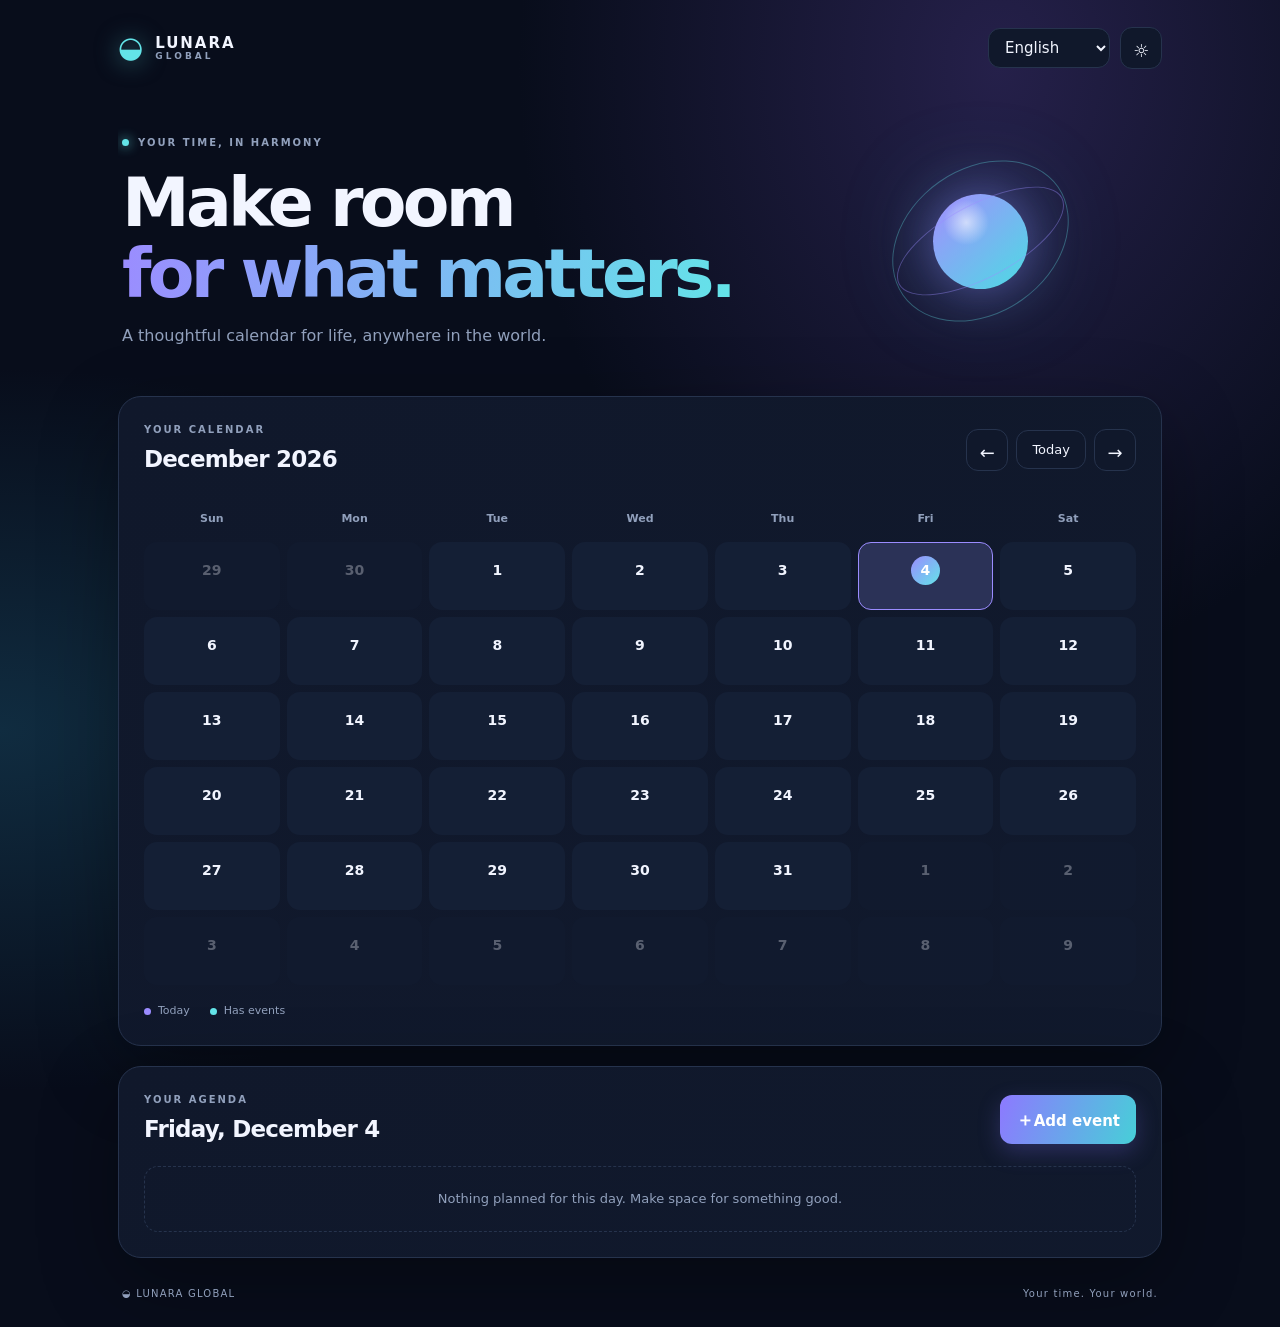
<file: index.html>
<!doctype html>
<html lang="en">
<head>
<meta charset="utf-8"><meta name="viewport" content="width=device-width,initial-scale=1,viewport-fit=cover">
<meta name="theme-color" content="#0b1020"><meta name="description" content="LUNARA GLOBAL — a calmer calendar for everyone.">
<link rel="manifest" href="manifest.webmanifest"><link rel="stylesheet" href="style.css">
<title>LUNARA GLOBAL</title>
</head>
<body>
<div class="app-shell">
<header class="topbar">
  <a class="brand" href="#" aria-label="LUNARA home"><span class="brand-mark">◒</span><span>LUNARA<span class="brand-sub">GLOBAL</span></span></a>
  <div class="top-actions">
    <select id="language" aria-label="Language"><option value="en">English</option><option value="vi">Tiếng Việt</option><option value="es">Español</option><option value="fr">Français</option><option value="de">Deutsch</option><option value="ja">日本語</option><option value="ko">한국어</option><option value="zh">中文</option></select>
    <button id="themeBtn" class="icon-btn" aria-label="Toggle theme">☼</button>
  </div>
</header>
<main>
<section class="hero">
 <div><div class="eyebrow"><span class="pulse"></span><span id="eyebrow">YOUR TIME, IN HARMONY</span></div>
 <h1 id="greeting">Make room<br><em>for what matters.</em></h1>
 <p id="subtitle">A thoughtful calendar for life, anywhere in the world.</p></div>
 <div class="orb" aria-hidden="true"><div class="orb-core"></div><span class="orbit orbit-a"></span><span class="orbit orbit-b"></span></div>
</section>
<section class="calendar-card">
 <div class="calendar-head">
  <div><div class="eyebrow" id="calendarLabel">YOUR CALENDAR</div><h2 id="monthTitle">Month 2026</h2></div>
  <div class="month-controls"><button id="prev" class="icon-btn" aria-label="Previous month">←</button><button id="today" class="today-btn">Today</button><button id="next" class="icon-btn" aria-label="Next month">→</button></div>
 </div>
 <div class="weekdays" id="weekdays"></div><div class="days" id="days"></div>
 <div class="legend"><span><i class="dot today-dot"></i><span id="todayLegend">Today</span></span><span><i class="dot event-dot"></i><span id="eventLegend">Has events</span></span></div>
</section>
<section class="agenda">
 <div class="agenda-head"><div><div class="eyebrow" id="agendaLabel">YOUR AGENDA</div><h2 id="selectedTitle">Selected day</h2></div><button id="addEvent" class="primary-btn"><span>＋</span><span id="addLabel">Add event</span></button></div>
 <div id="eventList" class="event-list"></div>
</section>
</main>
<footer><span>◒ LUNARA GLOBAL</span><span id="footerText">Your time. Your world.</span></footer>
</div>
<div id="modal" class="modal hidden" role="dialog" aria-modal="true" aria-labelledby="modalTitle">
 <form id="eventForm" class="modal-card">
  <button type="button" id="closeModal" class="close-btn" aria-label="Close">×</button>
  <div class="eyebrow" id="modalEyebrow">MAKE IT COUNT</div><h2 id="modalTitle">New event</h2>
  <label><span id="eventNameLabel">Event name</span><input id="eventName" maxlength="80" required placeholder="What matters today?"></label>
  <label><span id="eventDateLabel">Date</span><input id="eventDate" type="date" required></label>
  <label><span id="eventTimeLabel">Time (optional)</span><input id="eventTime" type="time"></label>
  <div class="form-actions"><button type="button" id="cancelEvent" class="today-btn">Cancel</button><button class="primary-btn" type="submit" id="saveEvent">Save event</button></div>
 </form>
</div>
<script src="app.js"></script>
</body></html>
</file>
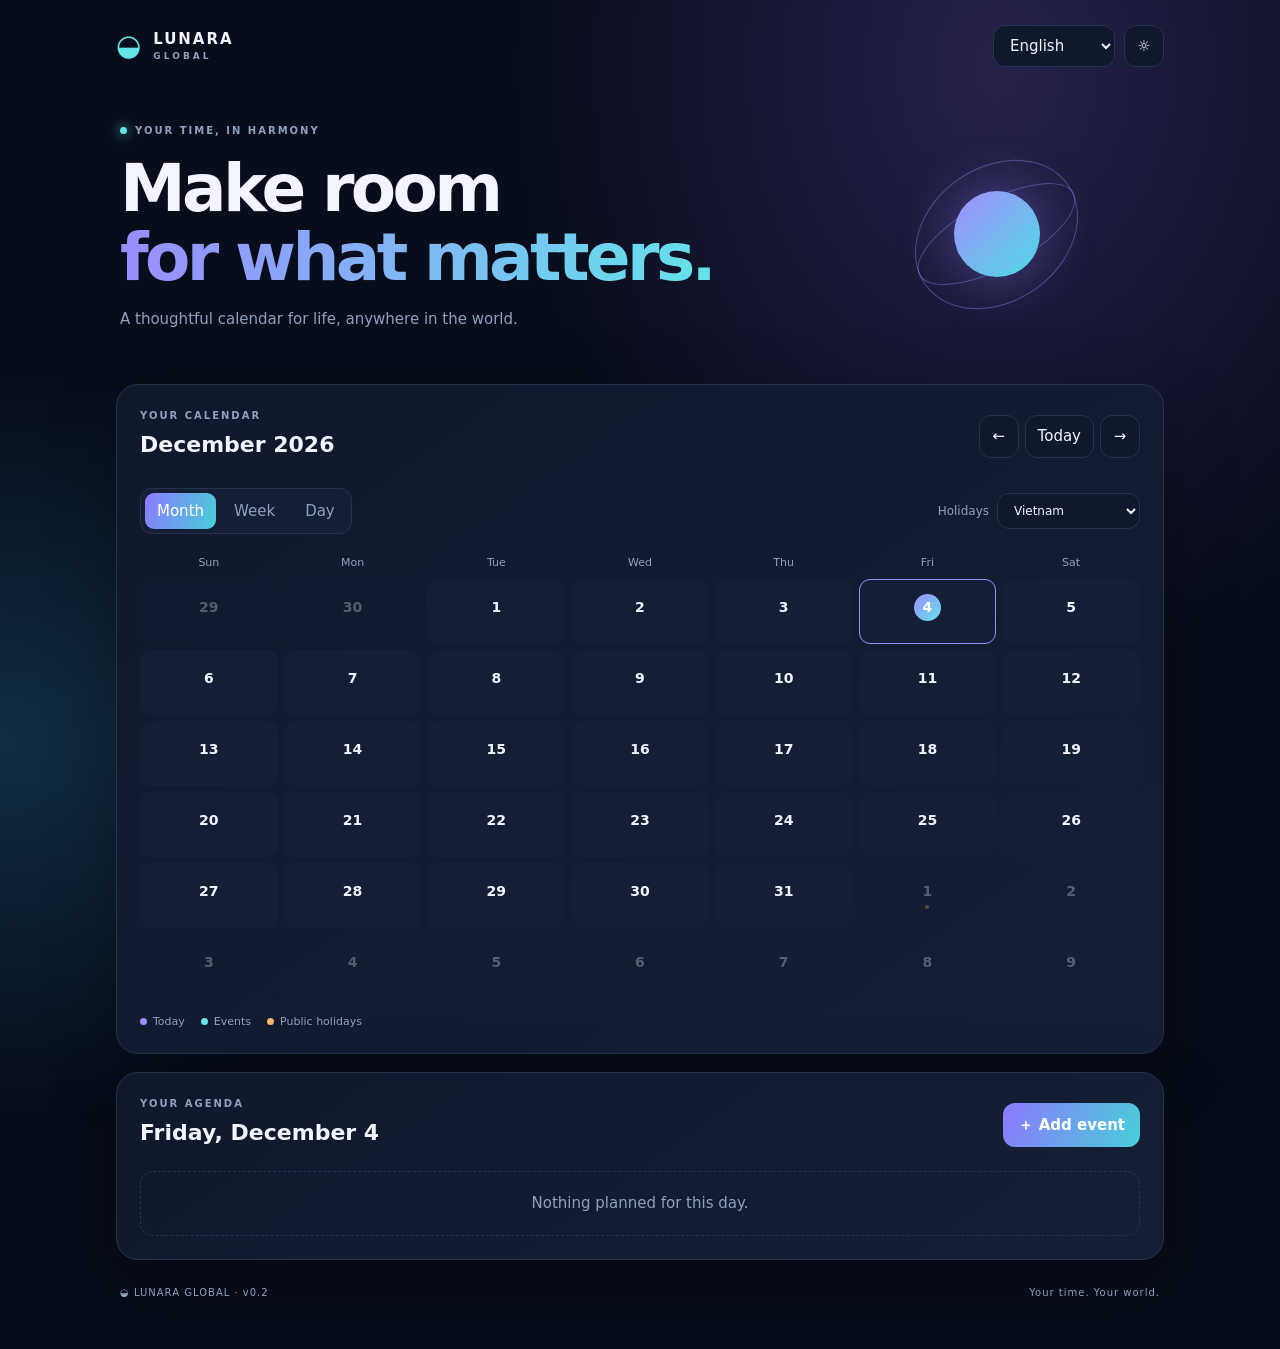
<file: v0.2/index.html>
<!doctype html>
<html lang="en"><head><meta charset="utf-8"><meta name="viewport" content="width=device-width,initial-scale=1,viewport-fit=cover"><meta name="theme-color" content="#080d1b"><title>LUNARA GLOBAL v0.2</title><link rel="stylesheet" href="style.css"></head>
<body><div class="app-shell">
<header class="topbar"><a class="brand"><span class="brand-mark">◒</span><span>LUNARA<span class="brand-sub">GLOBAL</span></span></a><div class="top-actions"><select id="language" aria-label="Language"><option value="en">English</option><option value="vi">Tiếng Việt</option><option value="es">Español</option><option value="fr">Français</option><option value="de">Deutsch</option><option value="ja">日本語</option><option value="ko">한국어</option><option value="zh">中文</option></select><button id="themeBtn" class="icon-btn">☼</button></div></header>
<main><section class="hero"><div><div class="eyebrow"><i class="pulse"></i><span id="eyebrow">YOUR TIME, IN HARMONY</span></div><h1 id="greeting">Make room<br><em>for what matters.</em></h1><p id="subtitle">A thoughtful calendar for life, anywhere in the world.</p></div><div class="orb"><div class="orb-core"></div><span class="orbit orbit-a"></span><span class="orbit orbit-b"></span></div></section>
<section class="calendar-card"><div class="calendar-head"><div><div class="eyebrow" id="calendarLabel">YOUR CALENDAR</div><h2 id="periodTitle"></h2><p id="lunarLabel" class="subdate"></p></div><div class="month-controls"><button id="prev" class="icon-btn">←</button><button id="today" class="today-btn">Today</button><button id="next" class="icon-btn">→</button></div></div>
<div class="toolbar"><div class="view-switch"><button class="view-btn active" data-view="month" id="monthView">Month</button><button class="view-btn" data-view="week" id="weekView">Week</button><button class="view-btn" data-view="day" id="dayView">Day</button></div><label class="country-label"><span id="countryLabel">Holidays</span><select id="country"><option value="VN">Vietnam</option><option value="US">United States</option><option value="GB">United Kingdom</option><option value="JP">Japan</option><option value="FR">France</option><option value="DE">Germany</option><option value="KR">South Korea</option><option value="CN">China</option></select></label></div>
<div id="calendarGrid"></div><div class="legend"><span><i class="dot today-dot"></i><span id="todayLegend">Today</span></span><span><i class="dot event-dot"></i><span id="eventLegend">Events</span></span><span><i class="dot holiday-dot"></i><span id="holidayLegend">Public holidays</span></span></div></section>
<section class="agenda"><div class="agenda-head"><div><div class="eyebrow" id="agendaLabel">YOUR AGENDA</div><h2 id="selectedTitle"></h2></div><button id="addEvent" class="primary-btn">＋ <span id="addLabel">Add event</span></button></div><div id="eventList" class="event-list"></div></section></main>
<footer><span>◒ LUNARA GLOBAL · v0.2</span><span id="footerText">Your time. Your world.</span></footer></div>
<div id="modal" class="modal hidden" role="dialog" aria-modal="true"><form id="eventForm" class="modal-card"><button type="button" id="closeModal" class="close-btn">×</button><div class="eyebrow" id="modalEyebrow">MAKE IT COUNT</div><h2 id="modalTitle">New event</h2><label><span id="eventNameLabel">Event name</span><input id="eventName" maxlength="80" required></label><label><span id="eventDateLabel">Date</span><input id="eventDate" type="date" required></label><label><span id="eventTimeLabel">Time</span><input id="eventTime" type="time"></label><label class="checkline"><input id="eventReminder" type="checkbox"><span id="reminderLabel">Remind me while app is open</span></label><div class="form-actions"><button type="button" id="cancelEvent" class="today-btn">Cancel</button><button class="primary-btn" type="submit" id="saveEvent">Save event</button></div></form></div><div id="toast" class="toast" aria-live="polite"></div><script src="app.js"></script></body></html>
</file>
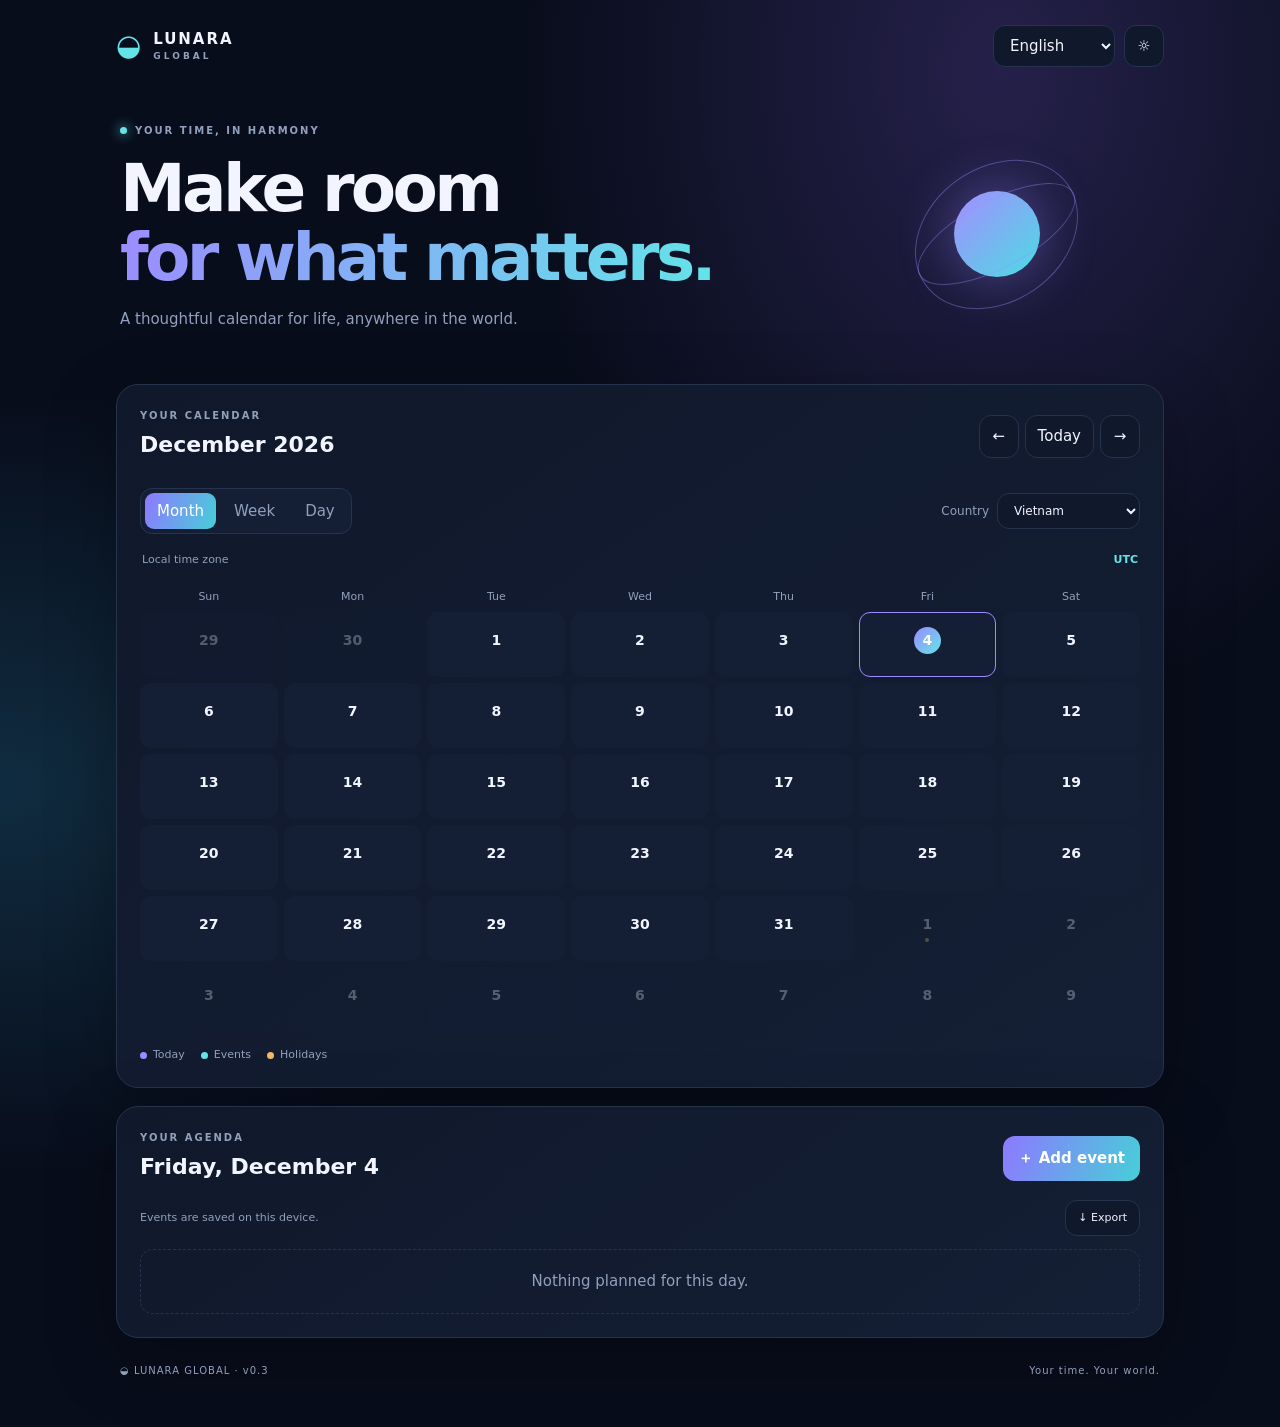
<file: v0.3/index.html>
<!doctype html>
<html lang="en">
<head>
<meta charset="utf-8"><meta name="viewport" content="width=device-width,initial-scale=1,viewport-fit=cover">
<meta name="theme-color" content="#080d1b"><meta name="description" content="A thoughtful global calendar for life, anywhere in the world.">
<link rel="manifest" href="manifest.webmanifest"><link rel="stylesheet" href="style.css">
<title>LUNARA GLOBAL v0.3</title>
</head>
<body><div class="app-shell">
<header class="topbar">
  <a class="brand"><span class="brand-mark">◒</span><span>LUNARA<span class="brand-sub">GLOBAL</span></span></a>
  <div class="top-actions"><select id="language" aria-label="Language"><option value="en">English</option><option value="vi">Tiếng Việt</option><option value="es">Español</option><option value="fr">Français</option><option value="de">Deutsch</option><option value="ja">日本語</option><option value="ko">한국어</option><option value="zh">中文</option></select><button id="themeBtn" class="icon-btn" aria-label="Toggle theme">☼</button></div>
</header>
<main>
<section class="hero"><div><div class="eyebrow"><i class="pulse"></i><span id="eyebrow">YOUR TIME, IN HARMONY</span></div><h1 id="greeting">Make room<br><em>for what matters.</em></h1><p id="subtitle">A thoughtful calendar for life, anywhere in the world.</p></div><div class="orb"><div class="orb-core"></div><span class="orbit orbit-a"></span><span class="orbit orbit-b"></span></div></section>
<section class="calendar-card">
 <div class="calendar-head"><div><div class="eyebrow" id="calendarLabel">YOUR CALENDAR</div><h2 id="periodTitle"></h2><p id="localClock" class="subdate"></p></div><div class="month-controls"><button id="prev" class="icon-btn" aria-label="Previous">←</button><button id="today" class="today-btn">Today</button><button id="next" class="icon-btn" aria-label="Next">→</button></div></div>
 <div class="toolbar"><div class="view-switch"><button class="view-btn active" data-view="month" id="monthView">Month</button><button class="view-btn" data-view="week" id="weekView">Week</button><button class="view-btn" data-view="day" id="dayView">Day</button></div>
 <label class="country-label"><span id="countryLabel">Country</span><select id="country"><option value="VN">Vietnam</option><option value="US">United States</option><option value="GB">United Kingdom</option><option value="JP">Japan</option><option value="FR">France</option><option value="DE">Germany</option><option value="KR">South Korea</option><option value="CN">China</option><option value="AU">Australia</option><option value="CA">Canada</option><option value="IN">India</option><option value="BR">Brazil</option></select></label></div>
 <div class="calendar-meta"><span id="timezoneLabel">Local time zone</span><strong id="timezoneValue"></strong></div>
 <div id="calendarGrid"></div><div class="legend"><span><i class="dot today-dot"></i><span id="todayLegend">Today</span></span><span><i class="dot event-dot"></i><span id="eventLegend">Events</span></span><span><i class="dot holiday-dot"></i><span id="holidayLegend">Holidays</span></span></div>
</section>
<section class="agenda"><div class="agenda-head"><div><div class="eyebrow" id="agendaLabel">YOUR AGENDA</div><h2 id="selectedTitle"></h2></div><button id="addEvent" class="primary-btn">＋ <span id="addLabel">Add event</span></button></div><div class="agenda-tools"><span id="agendaHint">Events are saved on this device.</span><button id="exportBtn" class="today-btn">↓ <span id="exportLabel">Export</span></button></div><div id="eventList" class="event-list"></div></section>
</main>
<footer><span>◒ LUNARA GLOBAL · v0.3</span><span id="footerText">Your time. Your world.</span></footer></div>
<div id="modal" class="modal hidden" role="dialog" aria-modal="true"><form id="eventForm" class="modal-card"><button type="button" id="closeModal" class="close-btn">×</button><div class="eyebrow" id="modalEyebrow">MAKE IT COUNT</div><h2 id="modalTitle">New event</h2>
<label><span id="eventNameLabel">Event name</span><input id="eventName" maxlength="80" required></label>
<label><span id="eventDateLabel">Date</span><input id="eventDate" type="date" required></label>
<label><span id="eventTimeLabel">Time</span><input id="eventTime" type="time"></label>
<label><span id="categoryLabel">Category</span><select id="eventCategory"><option value="personal">Personal</option><option value="work">Work</option><option value="health">Health</option><option value="travel">Travel</option><option value="other">Other</option></select></label>
<label><span id="repeatLabel">Repeat</span><select id="eventRepeat"><option value="none">Does not repeat</option><option value="daily">Daily</option><option value="weekly">Weekly</option><option value="monthly">Monthly</option><option value="yearly">Yearly</option></select></label>
<label class="checkline"><input id="eventReminder" type="checkbox"><span id="reminderLabel">Remind me while app is open</span></label>
<div class="form-actions"><button type="button" id="cancelEvent" class="today-btn">Cancel</button><button class="primary-btn" type="submit" id="saveEvent">Save event</button></div></form></div>
<div id="toast" class="toast" aria-live="polite"></div><script src="app.js"></script>
</body></html>
</file>
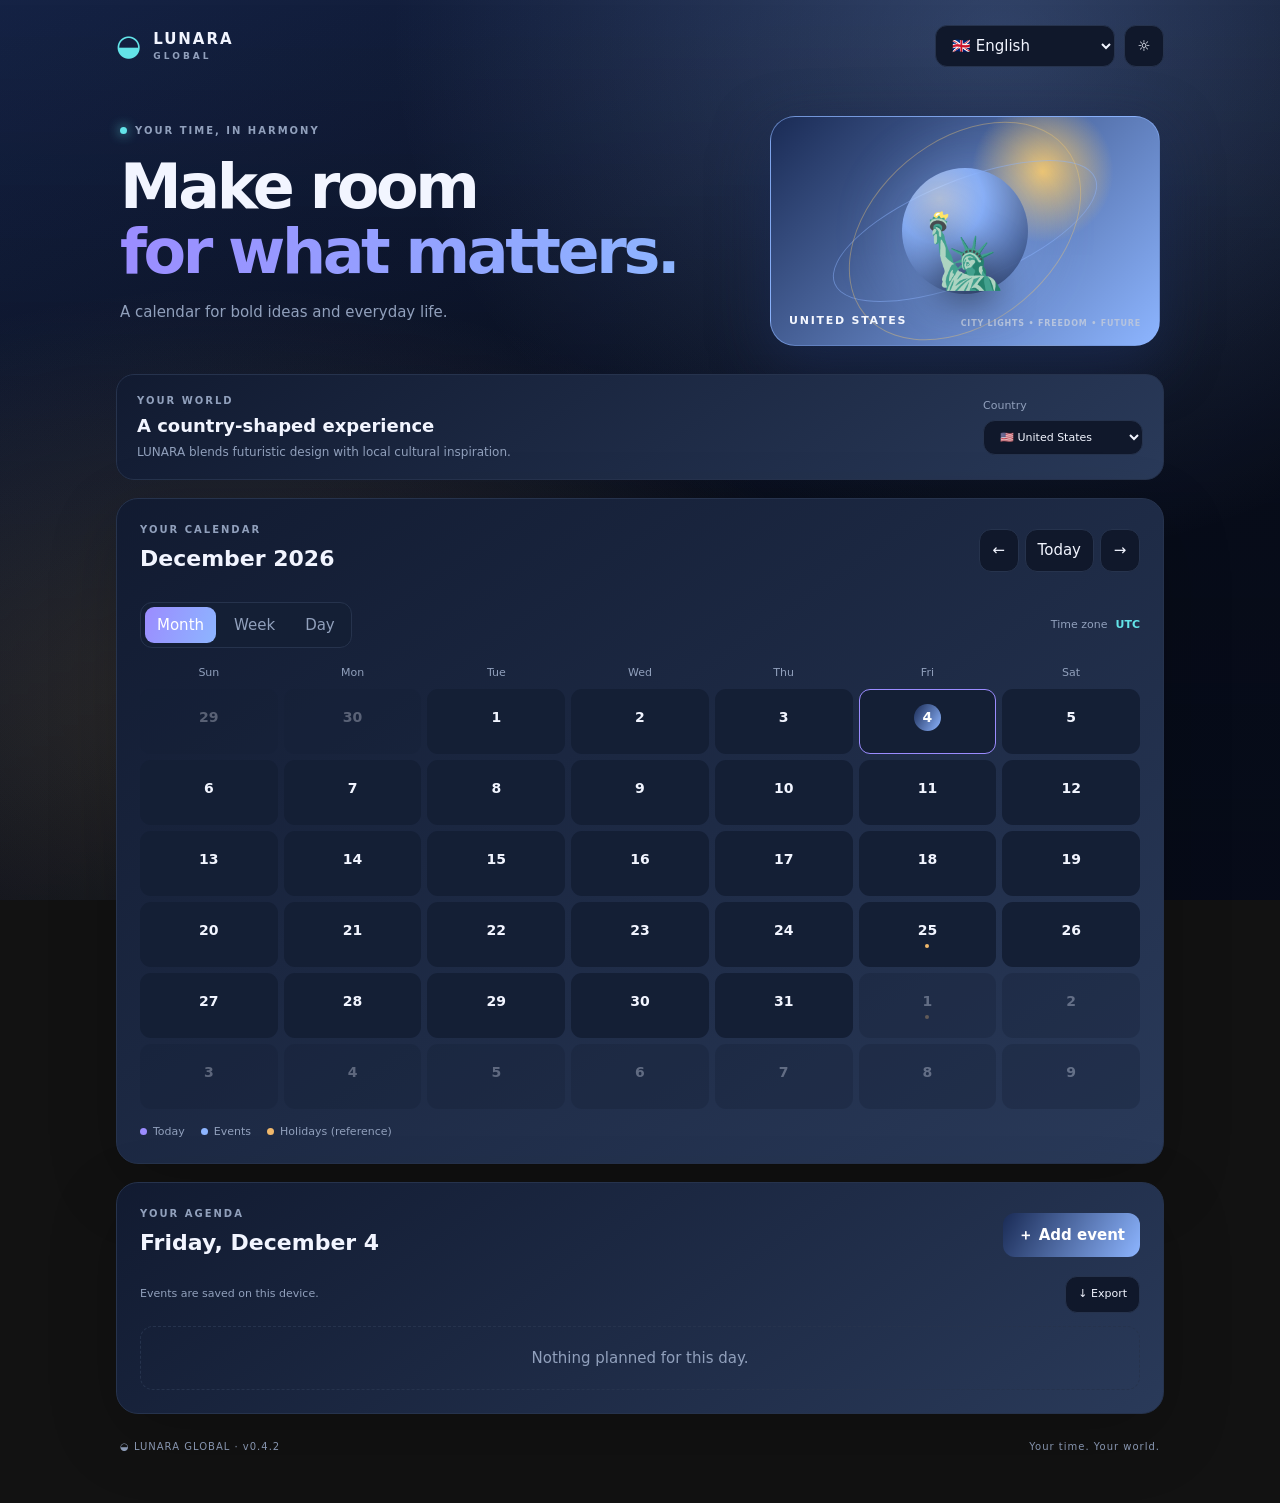
<file: v0.4.2/index.html>
<!doctype html>
<html lang="en">
<head>
<meta charset="utf-8">
<meta name="viewport" content="width=device-width,initial-scale=1,viewport-fit=cover">
<meta name="theme-color" content="#080d1b">
<meta name="description" content="LUNARA GLOBAL v0.4.2 — country-adaptive calendar in 12 languages.">
<link rel="manifest" href="manifest.webmanifest">
<link rel="stylesheet" href="../v0.4/style.css">
<link rel="stylesheet" href="country-theme.css">
<title>LUNARA GLOBAL v0.4.2</title>
<script>
(()=>{const supported=["vi","en","zh","ja","ko","fr","de","es","pt","ar","hi","id"];const saved=localStorage.getItem("lunara-v04-lang");const browser=(navigator.language||"en").split("-")[0].toLowerCase();if(!saved&&supported.includes(browser))localStorage.setItem("lunara-v04-lang",browser)})();
</script>
</head>
<body>
<div class="app-shell" id="app" data-country="VN">
<header class="topbar">
<a class="brand"><span class="brand-mark">◒</span><span>LUNARA<span class="brand-sub">GLOBAL</span></span></a>
<div class="top-actions">
<select id="language" aria-label="Language">
<option value="vi">🇻🇳 Tiếng Việt</option><option value="en">🇬🇧 English</option><option value="zh">🇨🇳 中文</option><option value="ja">🇯🇵 日本語</option><option value="ko">🇰🇷 한국어</option><option value="fr">🇫🇷 Français</option><option value="de">🇩🇪 Deutsch</option><option value="es">🇪🇸 Español</option><option value="pt">🇧🇷 Português</option><option value="ar">🇸🇦 العربية</option><option value="hi">🇮🇳 हिन्दी</option><option value="id">🇮🇩 Bahasa Indonesia</option>
</select><button id="themeBtn" class="icon-btn" aria-label="Toggle theme">☼</button>
</div></header>
<main>
<section class="hero"><div class="hero-copy"><div class="eyebrow"><i class="pulse"></i><span id="eyebrow">YOUR TIME, IN HARMONY</span></div><h1 id="greeting">Make room<br><em>for what matters.</em></h1><p id="subtitle">A calendar for life, anywhere in the world.</p></div>
<div class="country-art" id="countryArt" aria-label="Country visual"><div class="art-sun"></div><div class="art-orbit"></div><div class="art-symbol" id="artSymbol">🌸</div><div class="art-caption"><span id="artCountry">VIỆT NAM</span><small id="artTagline">TIME • CULTURE • FUTURE</small></div></div></section>
<section class="country-panel"><div><div class="eyebrow" id="countryEyebrow">YOUR WORLD</div><h2 id="countryHeading">A country-shaped experience</h2><p id="countryDescription">A futuristic calendar inspired by local culture.</p></div>
<label class="country-picker"><span id="countryLabel">Country</span><select id="country">
<option value="VN">🇻🇳 Việt Nam</option><option value="US">🇺🇸 United States</option><option value="GB">🇬🇧 United Kingdom</option><option value="JP">🇯🇵 Japan</option><option value="FR">🇫🇷 France</option><option value="DE">🇩🇪 Germany</option><option value="KR">🇰🇷 South Korea</option><option value="CN">🇨🇳 China</option><option value="AU">🇦🇺 Australia</option><option value="CA">🇨🇦 Canada</option><option value="IN">🇮🇳 India</option><option value="BR">🇧🇷 Brazil</option>
</select></label></section>
<section class="calendar-card"><div class="calendar-head"><div><div class="eyebrow" id="calendarLabel">YOUR CALENDAR</div><h2 id="periodTitle"></h2><p id="localClock" class="subdate"></p></div><div class="month-controls"><button id="prev" class="icon-btn" aria-label="Previous">←</button><button id="today" class="today-btn">Today</button><button id="next" class="icon-btn" aria-label="Next">→</button></div></div>
<div class="toolbar"><div class="view-switch"><button class="view-btn active" data-view="month" id="monthView">Month</button><button class="view-btn" data-view="week" id="weekView">Week</button><button class="view-btn" data-view="day" id="dayView">Day</button></div><div class="timezone"><span id="timezoneLabel">Time zone</span><strong id="timezoneValue"></strong></div></div>
<div id="calendarGrid"></div><div class="legend"><span><i class="dot today-dot"></i><span data-i18n="today">Today</span></span><span><i class="dot event-dot"></i><span data-i18n="event">Events</span></span><span><i class="dot holiday-dot"></i><span data-i18n="holiday">Holidays (reference)</span></span></div></section>
<section class="agenda"><div class="agenda-head"><div><div class="eyebrow" id="agendaLabel">YOUR AGENDA</div><h2 id="selectedTitle"></h2></div><button id="addEvent" class="primary-btn">＋ <span id="addLabel">Add event</span></button></div><div class="agenda-tools"><span id="agendaHint">Events are saved on this device.</span><button id="exportBtn" class="today-btn">↓ <span id="exportLabel">Export data</span></button></div><div id="eventList" class="event-list"></div></section>
</main><footer><span>◒ LUNARA GLOBAL · v0.4.2</span><span id="footerText">Your time. Your world.</span></footer></div>
<div id="modal" class="modal hidden" role="dialog" aria-modal="true"><form id="eventForm" class="modal-card"><button type="button" id="closeModal" class="close-btn">×</button><div class="eyebrow" data-i18n="make">MAKE IT COUNT</div><h2 id="modalTitle">New event</h2>
<label><span data-i18n="eventName">Event name</span><input id="eventName" maxlength="80" required></label><label><span data-i18n="date">Date</span><input id="eventDate" type="date" required></label><label><span data-i18n="time">Time</span><input id="eventTime" type="time"></label>
<label><span data-i18n="category">Category</span><select id="eventCategory"><option value="personal">Personal</option><option value="work">Work</option><option value="health">Health</option><option value="travel">Travel</option><option value="other">Other</option></select></label>
<label><span data-i18n="repeat">Repeat</span><select id="eventRepeat"><option value="none">Does not repeat</option><option value="daily">Daily</option><option value="weekly">Weekly</option><option value="monthly">Monthly</option><option value="yearly">Yearly</option></select></label>
<label class="checkline"><input id="eventReminder" type="checkbox"><span data-i18n="reminder">Remind while app is open</span></label>
<div class="form-actions"><button type="button" id="cancelEvent" class="today-btn" data-i18n="cancel">Cancel</button><button class="primary-btn" type="submit" data-i18n="save">Save event</button></div></form></div>
<div id="toast" class="toast" aria-live="polite"></div>
<script src="../v0.4/app.js"></script><script src="country-theme.js"></script><script src="i18n.js"></script>
</body></html>
</file>
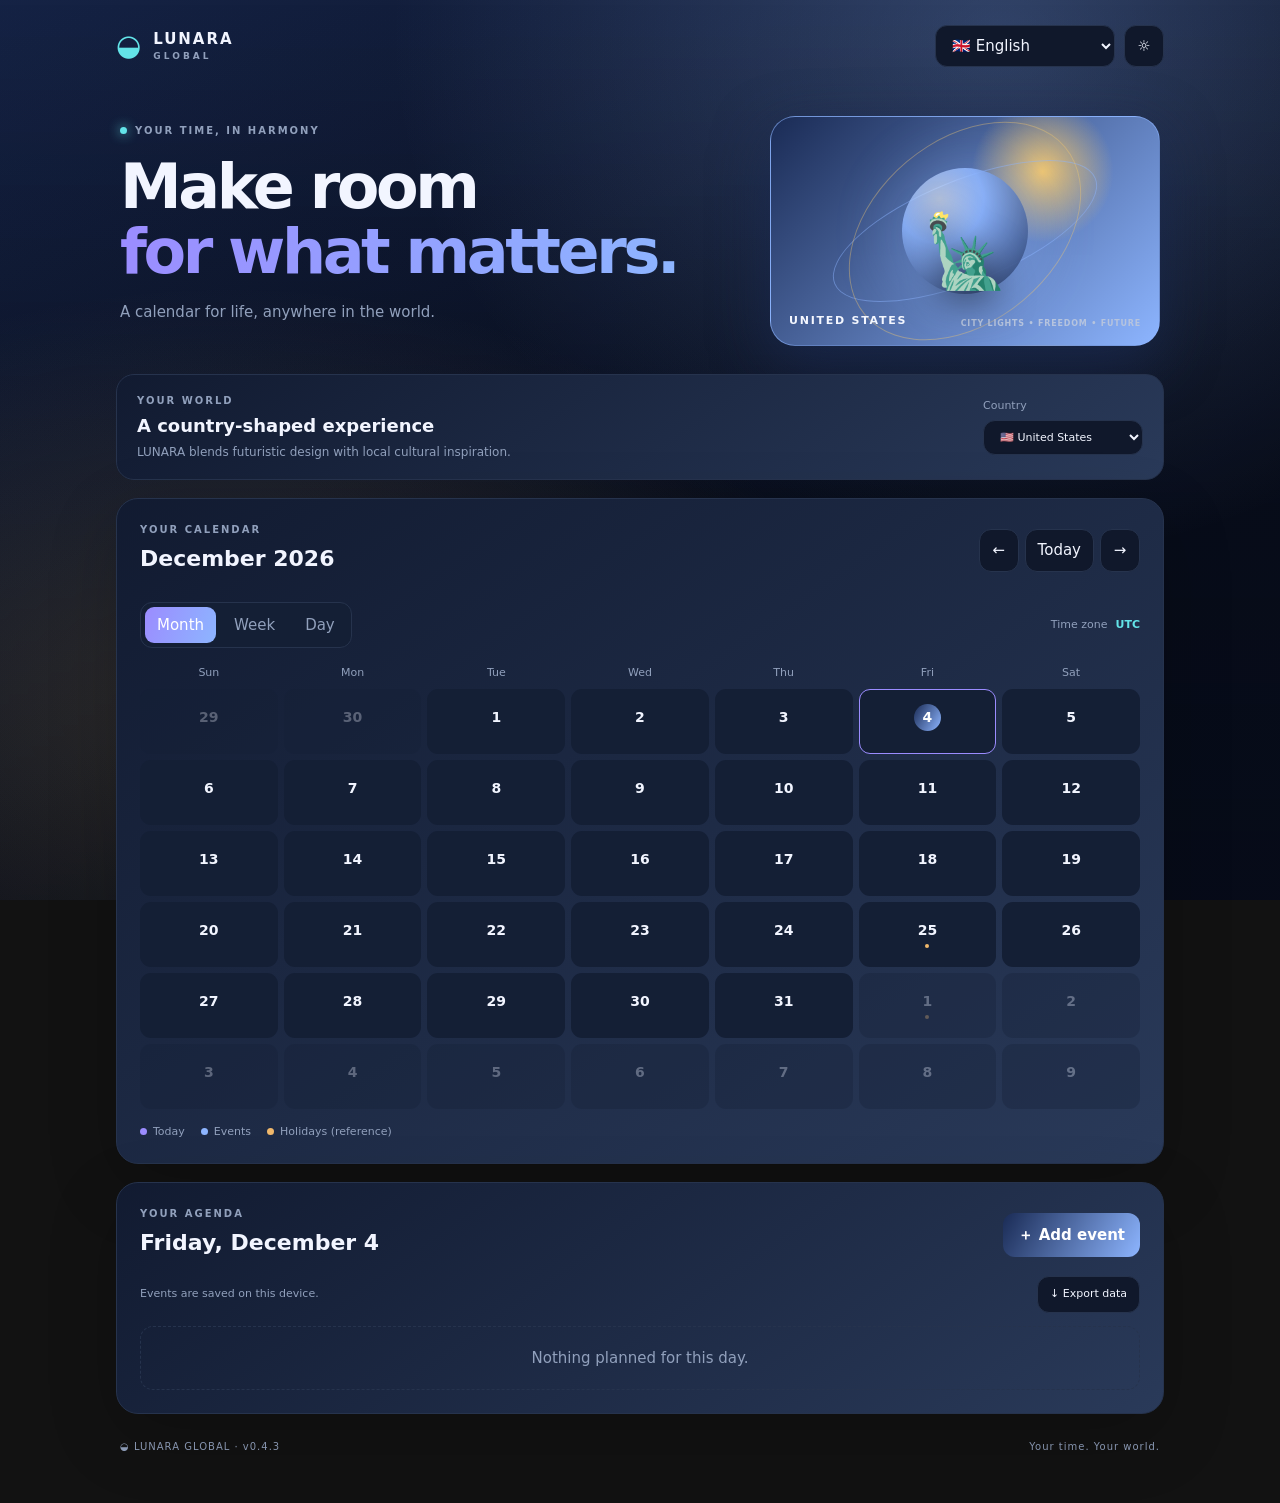
<file: v0.4.3/index.html>
<!doctype html>
<html lang="en">
<head>
<meta charset="utf-8">
<meta name="viewport" content="width=device-width,initial-scale=1,viewport-fit=cover">
<meta name="theme-color" content="#080d1b">
<meta name="description" content="LUNARA GLOBAL v0.4.3 — a country-adaptive calendar in 12 languages.">
<link rel="manifest" href="manifest.webmanifest">
<link rel="stylesheet" href="../v0.4/style.css">
<link rel="stylesheet" href="country-theme.css">
<title>LUNARA GLOBAL v0.4.3</title>
<script>
(()=>{const a=["vi","en","zh","ja","ko","fr","de","es","pt","ar","hi","id"];const s=localStorage.getItem("lunara-v04-lang");const b=(navigator.language||"en").split("-")[0].toLowerCase();if(!a.includes(s)&&a.includes(b))localStorage.setItem("lunara-v04-lang",b)})();
</script>
</head>
<body>
<div class="app-shell" id="app" data-country="VN">
<header class="topbar">
<a class="brand"><span class="brand-mark">◒</span><span>LUNARA<span class="brand-sub">GLOBAL</span></span></a>
<div class="top-actions">
<select id="language" aria-label="Language">
<option value="vi">🇻🇳 Tiếng Việt</option><option value="en">🇬🇧 English</option><option value="zh">🇨🇳 中文</option><option value="ja">🇯🇵 日本語</option><option value="ko">🇰🇷 한국어</option><option value="fr">🇫🇷 Français</option><option value="de">🇩🇪 Deutsch</option><option value="es">🇪🇸 Español</option><option value="pt">🇧🇷 Português</option><option value="ar">🇸🇦 العربية</option><option value="hi">🇮🇳 हिन्दी</option><option value="id">🇮🇩 Bahasa Indonesia</option>
</select><button id="themeBtn" class="icon-btn" aria-label="Toggle theme">☼</button>
</div></header>
<main>
<section class="hero"><div class="hero-copy"><div class="eyebrow"><i class="pulse"></i><span id="eyebrow">YOUR TIME, IN HARMONY</span></div><h1 id="greeting">Make room<br><em>for what matters.</em></h1><p id="subtitle">A calendar for life, anywhere in the world.</p></div>
<div class="country-art" id="countryArt" aria-label="Country visual"><div class="art-sun"></div><div class="art-orbit"></div><div class="art-symbol" id="artSymbol">🌸</div><div class="art-caption"><span id="artCountry">VIỆT NAM</span><small id="artTagline">TIME • CULTURE • FUTURE</small></div></div></section>
<section class="country-panel"><div><div class="eyebrow" id="countryEyebrow">YOUR WORLD</div><h2 id="countryHeading">A country-shaped experience</h2><p id="countryDescription">A futuristic calendar inspired by local culture.</p></div>
<label class="country-picker"><span id="countryLabel">Country</span><select id="country">
<option value="VN">🇻🇳 Việt Nam</option><option value="US">🇺🇸 United States</option><option value="GB">🇬🇧 United Kingdom</option><option value="JP">🇯🇵 Japan</option><option value="FR">🇫🇷 France</option><option value="DE">🇩🇪 Germany</option><option value="KR">🇰🇷 South Korea</option><option value="CN">🇨🇳 China</option><option value="AU">🇦🇺 Australia</option><option value="CA">🇨🇦 Canada</option><option value="IN">🇮🇳 India</option><option value="BR">🇧🇷 Brazil</option>
</select></label></section>
<section class="calendar-card"><div class="calendar-head"><div><div class="eyebrow" id="calendarLabel">YOUR CALENDAR</div><h2 id="periodTitle"></h2><p id="localClock" class="subdate"></p></div><div class="month-controls"><button id="prev" class="icon-btn" aria-label="Previous">←</button><button id="today" class="today-btn">Today</button><button id="next" class="icon-btn" aria-label="Next">→</button></div></div>
<div class="toolbar"><div class="view-switch"><button class="view-btn active" data-view="month" id="monthView">Month</button><button class="view-btn" data-view="week" id="weekView">Week</button><button class="view-btn" data-view="day" id="dayView">Day</button></div><div class="timezone"><span id="timezoneLabel">Time zone</span><strong id="timezoneValue"></strong></div></div>
<div id="calendarGrid"></div><div class="legend"><span><i class="dot today-dot"></i><span data-i18n="today">Today</span></span><span><i class="dot event-dot"></i><span data-i18n="event">Events</span></span><span><i class="dot holiday-dot"></i><span data-i18n="holiday">Holidays (reference)</span></span></div></section>
<section class="agenda"><div class="agenda-head"><div><div class="eyebrow" id="agendaLabel">YOUR AGENDA</div><h2 id="selectedTitle"></h2></div><button id="addEvent" class="primary-btn">＋ <span id="addLabel">Add event</span></button></div><div class="agenda-tools"><span id="agendaHint">Events are saved on this device.</span><button id="exportBtn" class="today-btn">↓ <span id="exportLabel">Export data</span></button></div><div id="eventList" class="event-list"></div></section>
</main><footer><span>◒ LUNARA GLOBAL · v0.4.3</span><span id="footerText">Your time. Your world.</span></footer></div>
<div id="modal" class="modal hidden" role="dialog" aria-modal="true"><form id="eventForm" class="modal-card"><button type="button" id="closeModal" class="close-btn" aria-label="Close">×</button><div class="eyebrow" data-i18n="make">MAKE IT COUNT</div><h2 id="modalTitle">New event</h2>
<label><span data-i18n="eventName">Event name</span><input id="eventName" maxlength="80" required></label><label><span data-i18n="date">Date</span><input id="eventDate" type="date" required></label><label><span data-i18n="time">Time</span><input id="eventTime" type="time"></label>
<label><span data-i18n="category">Category</span><select id="eventCategory"><option value="personal">Personal</option><option value="work">Work</option><option value="health">Health</option><option value="travel">Travel</option><option value="other">Other</option></select></label>
<label><span data-i18n="repeat">Repeat</span><select id="eventRepeat"><option value="none">Does not repeat</option><option value="daily">Daily</option><option value="weekly">Weekly</option><option value="monthly">Monthly</option><option value="yearly">Yearly</option></select></label>
<label class="checkline"><input id="eventReminder" type="checkbox"><span data-i18n="reminder">Remind while app is open</span></label>
<div class="form-actions"><button type="button" id="cancelEvent" class="today-btn" data-i18n="cancel">Cancel</button><button class="primary-btn" type="submit" data-i18n="save">Save event</button></div></form></div>
<div id="toast" class="toast" aria-live="polite"></div>
<script src="../v0.4/app.js"></script><script src="country-theme.js"></script><script src="i18n.js"></script>
</body></html>
</file>
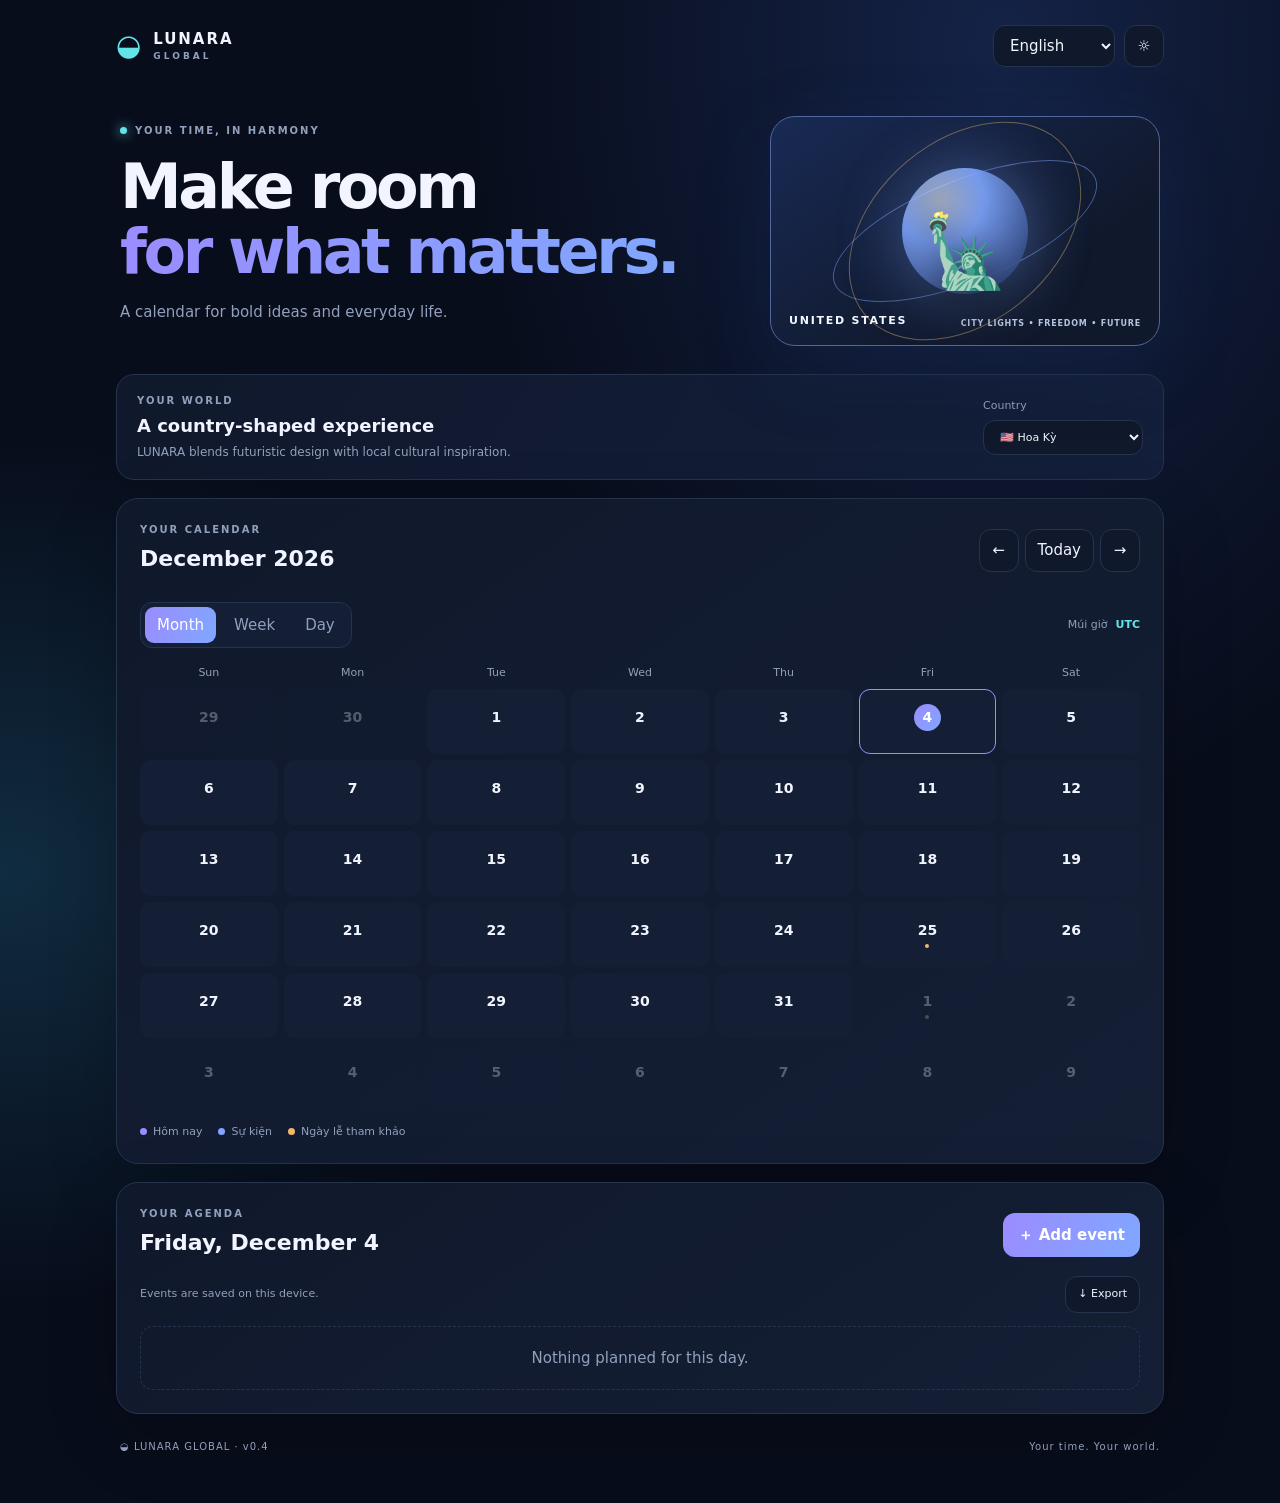
<file: v0.4/index.html>
<!doctype html>
<html lang="vi">
<head>
<meta charset="utf-8"><meta name="viewport" content="width=device-width,initial-scale=1,viewport-fit=cover">
<meta name="theme-color" content="#080d1b"><meta name="description" content="LUNARA GLOBAL — a calendar shaped by your world.">
<link rel="manifest" href="manifest.webmanifest"><link rel="stylesheet" href="style.css">
<title>LUNARA GLOBAL v0.4</title>
</head>
<body>
<div class="app-shell" id="app" data-country="VN">
<header class="topbar">
  <a class="brand"><span class="brand-mark">◒</span><span>LUNARA<span class="brand-sub">GLOBAL</span></span></a>
  <div class="top-actions"><select id="language" aria-label="Language"><option value="vi">Tiếng Việt</option><option value="en">English</option></select><button id="themeBtn" class="icon-btn" aria-label="Toggle theme">☼</button></div>
</header>
<main>
<section class="hero">
  <div class="hero-copy">
    <div class="eyebrow"><i class="pulse"></i><span id="eyebrow">YOUR TIME, IN HARMONY</span></div>
    <h1 id="greeting">Dành chỗ<br><em>cho điều quan trọng.</em></h1>
    <p id="subtitle">Lịch của bạn, mang sắc màu thế giới.</p>
  </div>
  <div class="country-art" id="countryArt" aria-label="Country visual">
    <div class="art-sun"></div><div class="art-orbit"></div><div class="art-symbol" id="artSymbol">🌸</div>
    <div class="art-caption"><span id="artCountry">VIỆT NAM</span><small id="artTagline">TIME • CULTURE • FUTURE</small></div>
  </div>
</section>
<section class="country-panel">
 <div><div class="eyebrow" id="countryEyebrow">YOUR WORLD</div><h2 id="countryHeading">Giao diện theo quốc gia</h2><p id="countryDescription">LUNARA kết hợp thẩm mỹ tương lai với cảm hứng văn hóa địa phương.</p></div>
 <label class="country-picker"><span id="countryLabel">Quốc gia</span><select id="country">
 <option value="VN">🇻🇳 Việt Nam</option><option value="US">🇺🇸 Hoa Kỳ</option><option value="GB">🇬🇧 Vương quốc Anh</option><option value="JP">🇯🇵 Nhật Bản</option><option value="FR">🇫🇷 Pháp</option><option value="DE">🇩🇪 Đức</option><option value="KR">🇰🇷 Hàn Quốc</option><option value="CN">🇨🇳 Trung Quốc</option><option value="AU">🇦🇺 Úc</option><option value="CA">🇨🇦 Canada</option><option value="IN">🇮🇳 Ấn Độ</option><option value="BR">🇧🇷 Brazil</option>
 </select></label>
</section>
<section class="calendar-card">
 <div class="calendar-head"><div><div class="eyebrow" id="calendarLabel">LỊCH CỦA BẠN</div><h2 id="periodTitle"></h2><p id="localClock" class="subdate"></p></div><div class="month-controls"><button id="prev" class="icon-btn" aria-label="Previous">←</button><button id="today" class="today-btn">Hôm nay</button><button id="next" class="icon-btn" aria-label="Next">→</button></div></div>
 <div class="toolbar"><div class="view-switch"><button class="view-btn active" data-view="month" id="monthView">Tháng</button><button class="view-btn" data-view="week" id="weekView">Tuần</button><button class="view-btn" data-view="day" id="dayView">Ngày</button></div><div class="timezone"><span id="timezoneLabel">Múi giờ</span><strong id="timezoneValue"></strong></div></div>
 <div id="calendarGrid"></div><div class="legend"><span><i class="dot today-dot"></i>Hôm nay</span><span><i class="dot event-dot"></i>Sự kiện</span><span><i class="dot holiday-dot"></i>Ngày lễ tham khảo</span></div>
</section>
<section class="agenda"><div class="agenda-head"><div><div class="eyebrow" id="agendaLabel">LỊCH TRÌNH</div><h2 id="selectedTitle"></h2></div><button id="addEvent" class="primary-btn">＋ <span id="addLabel">Thêm sự kiện</span></button></div><div class="agenda-tools"><span id="agendaHint">Sự kiện được lưu trên thiết bị này.</span><button id="exportBtn" class="today-btn">↓ <span id="exportLabel">Xuất dữ liệu</span></button></div><div id="eventList" class="event-list"></div></section>
</main>
<footer><span>◒ LUNARA GLOBAL · v0.4</span><span id="footerText">Thời gian của bạn. Thế giới của bạn.</span></footer>
</div>
<div id="modal" class="modal hidden" role="dialog" aria-modal="true"><form id="eventForm" class="modal-card"><button type="button" id="closeModal" class="close-btn">×</button><div class="eyebrow">MAKE IT COUNT</div><h2 id="modalTitle">Sự kiện mới</h2>
<label><span>Tên sự kiện</span><input id="eventName" maxlength="80" required></label><label><span>Ngày</span><input id="eventDate" type="date" required></label><label><span>Giờ</span><input id="eventTime" type="time"></label>
<label><span>Phân loại</span><select id="eventCategory"><option value="personal">Cá nhân</option><option value="work">Công việc</option><option value="health">Sức khỏe</option><option value="travel">Du lịch</option><option value="other">Khác</option></select></label>
<label><span>Lặp lại</span><select id="eventRepeat"><option value="none">Không lặp lại</option><option value="daily">Hằng ngày</option><option value="weekly">Hằng tuần</option><option value="monthly">Hằng tháng</option><option value="yearly">Hằng năm</option></select></label>
<label class="checkline"><input id="eventReminder" type="checkbox"><span>Nhắc khi ứng dụng đang mở</span></label>
<div class="form-actions"><button type="button" id="cancelEvent" class="today-btn">Hủy</button><button class="primary-btn" type="submit">Lưu sự kiện</button></div></form></div>
<div id="toast" class="toast" aria-live="polite"></div><script src="app.js"></script>
</body></html>
</file>
<file: style.css>
:root{color-scheme:dark;--bg:#080d1b;--panel:#10182b;--panel2:#141f35;--text:#f2f5ff;--muted:#91a0bc;--line:#26334d;--accent:#9b8cff;--cyan:#63e4e8;--shadow:0 24px 80px #0005}
*{box-sizing:border-box}body{margin:0;background:radial-gradient(ellipse at 78% 5%,#25204a 0,transparent 34%),radial-gradient(ellipse at 0 55%,#102c40 0,transparent 35%),var(--bg);color:var(--text);font:15px/1.5 Inter,ui-sans-serif,system-ui,-apple-system,BlinkMacSystemFont,"Segoe UI",sans-serif;min-height:100vh;transition:background .25s,color .25s}
body.light{color-scheme:light;--bg:#f3f6fc;--panel:#fff;--panel2:#f5f7ff;--text:#17213b;--muted:#6f7c96;--line:#e3e8f2;--accent:#6854d9;--cyan:#168c9d;--shadow:0 20px 60px #34436a18;background:radial-gradient(ellipse at 85% 0,#e8e4ff 0,transparent 36%),var(--bg)}
button,select,input{font:inherit}button{cursor:pointer;color:inherit}.app-shell{max-width:1100px;margin:auto;padding:26px 28px 18px}.topbar{display:flex;align-items:center;justify-content:space-between}.brand{display:flex;gap:10px;align-items:center;color:var(--text);font-weight:800;letter-spacing:.13em;text-decoration:none;font-size:15px}.brand-mark{font-size:29px;color:var(--cyan);filter:drop-shadow(0 0 12px #63e4e888)}.brand-sub{display:block;font-size:9px;letter-spacing:.34em;color:var(--muted);font-weight:600;margin-top:-4px}.top-actions{display:flex;gap:10px;align-items:center}select,.icon-btn,.today-btn{background:var(--panel);border:1px solid var(--line);border-radius:12px;padding:9px 12px;color:var(--text)}select{max-width:145px}.icon-btn{width:42px;height:42px;font-size:18px}.hero{display:flex;justify-content:space-between;align-items:center;padding:65px 4px 48px;position:relative;overflow:hidden}.eyebrow{font-size:10px;letter-spacing:.2em;font-weight:750;color:var(--muted);display:flex;align-items:center;gap:9px}.pulse{width:7px;height:7px;background:var(--cyan);border-radius:50%;box-shadow:0 0 12px var(--cyan)}h1{font-size:clamp(38px,6vw,68px);line-height:1.05;letter-spacing:-.055em;margin:17px 0 15px;font-weight:760}h1 em{font-style:normal;background:linear-gradient(100deg,var(--accent),var(--cyan));background-clip:text;color:transparent}.hero p{color:var(--muted);font-size:16px;margin:0}.orb{width:190px;height:190px;position:relative;margin-right:8%;display:grid;place-items:center}.orb-core{width:95px;height:95px;border-radius:50%;background:radial-gradient(circle at 35% 30%,#fff9,transparent 25%),linear-gradient(135deg,#a58dff,#4bdce3);box-shadow:0 0 50px #8e82ff77,0 0 100px #4bdce344}.orbit{position:absolute;border:1px solid #9b8cff66;border-radius:50%;transform:rotate(-28deg)}.orbit-a{width:185px;height:74px}.orbit-b{width:145px;height:190px;transform:rotate(55deg);border-color:#63e4e855}.calendar-card,.agenda{background:linear-gradient(145deg,var(--panel),color-mix(in srgb,var(--panel) 85%,var(--panel2)));border:1px solid var(--line);border-radius:23px;padding:25px;box-shadow:var(--shadow)}.calendar-head,.agenda-head{display:flex;align-items:center;justify-content:space-between;gap:15px}h2{font-size:23px;letter-spacing:-.035em;margin:5px 0 0}.month-controls{display:flex;gap:8px;align-items:center}.today-btn{padding:9px 15px;font-size:13px}.weekdays,.days{display:grid;grid-template-columns:repeat(7,minmax(0,1fr));gap:7px}.weekdays{margin:28px 0 9px}.weekdays div{text-align:center;color:var(--muted);font-size:11px;font-weight:700;padding:6px 0}.day{min-height:68px;border:1px solid transparent;border-radius:13px;background:var(--panel2);display:flex;flex-direction:column;align-items:center;justify-content:center;gap:6px;position:relative;transition:.18s}.day:hover{border-color:var(--accent);transform:translateY(-2px)}.day.other{opacity:.32}.day.selected{border-color:var(--accent);background:color-mix(in srgb,var(--accent) 17%,var(--panel2))}.day.today .num{background:linear-gradient(135deg,var(--accent),var(--cyan));color:#fff;border-radius:50%;width:29px;height:29px;display:grid;place-items:center}.num{font-size:14px;font-weight:650}.day-dots{display:flex;gap:3px;height:5px}.day-dots i{width:4px;height:4px;border-radius:50%;background:var(--cyan)}.legend{display:flex;gap:20px;color:var(--muted);font-size:11px;margin-top:18px}.legend span{display:flex;gap:7px;align-items:center}.dot{width:7px;height:7px;border-radius:50%;display:inline-block}.today-dot{background:var(--accent)}.event-dot{background:var(--cyan)}.agenda{margin-top:20px}.primary-btn{border:0;border-radius:12px;padding:11px 16px;background:linear-gradient(110deg,#8d79ff,#47cfd8);color:white;font-weight:750;box-shadow:0 8px 22px #7668e944}.primary-btn span:first-child{font-size:18px}.event-list{margin-top:20px;display:grid;gap:9px}.event-item{display:flex;align-items:center;gap:13px;padding:13px 15px;border:1px solid var(--line);background:var(--panel2);border-radius:14px}.event-bar{width:3px;height:35px;border-radius:3px;background:linear-gradient(var(--accent),var(--cyan))}.event-info{flex:1;min-width:0}.event-info strong{display:block;overflow-wrap:anywhere}.event-info small{color:var(--muted)}.delete-btn{border:1px solid var(--line);background:transparent;border-radius:9px;padding:7px 10px;color:var(--muted)}.empty{padding:22px;text-align:center;color:var(--muted);border:1px dashed var(--line);border-radius:14px;font-size:13px}footer{display:flex;justify-content:space-between;color:var(--muted);font-size:10px;letter-spacing:.12em;padding:28px 4px 8px}.modal{position:fixed;inset:0;background:#030713bb;backdrop-filter:blur(9px);display:grid;place-items:center;padding:18px;z-index:5}.hidden{display:none}.modal-card{position:relative;width:min(100%,430px);background:var(--panel);border:1px solid var(--line);border-radius:22px;padding:27px;box-shadow:var(--shadow)}.close-btn{position:absolute;right:18px;top:13px;border:0;background:transparent;font-size:27px;color:var(--muted)}.modal-card h2{margin:8px 0 22px}.modal-card label{display:grid;gap:7px;margin:14px 0;font-size:12px;color:var(--muted)}input{background:var(--panel2);border:1px solid var(--line);border-radius:11px;padding:12px;color:var(--text);width:100%;outline:none}input:focus{border-color:var(--accent)}.form-actions{display:flex;justify-content:flex-end;gap:9px;margin-top:23px}
@media(max-width:650px){.app-shell{padding:18px 15px 12px}.hero{padding:48px 2px 34px}.orb{width:100px;height:100px;margin:0 8px 0 0;transform:scale(.65)}.hero p{font-size:13px;max-width:270px}.calendar-card,.agenda{padding:17px;border-radius:19px}.day{min-height:55px;border-radius:10px}.weekdays,.days{gap:4px}.month-controls{gap:5px}.icon-btn{width:36px;height:38px}.today-btn{padding:8px 10px}.calendar-head h2{font-size:20px}.agenda-head h2{font-size:20px}.primary-btn{padding:10px 12px;font-size:12px}.weekdays div{font-size:10px}.day .num{font-size:12px}.legend{margin-top:13px}footer{font-size:9px}}
@media(prefers-reduced-motion:reduce){*{transition:none!important;scroll-behavior:auto!important}}
</file>
<file: v0.2/style.css>
*{box-sizing:border-box} :root{color-scheme:dark;--bg:#080d1b;--panel:#10182b;--panel2:#141f35;--text:#f2f5ff;--muted:#91a0bc;--line:#26334d;--accent:#9b8cff;--cyan:#63e4e8}body{margin:0;background:radial-gradient(ellipse at 78% 5%,#25204a,transparent 34%),radial-gradient(ellipse at 0 55%,#102c40,transparent 35%),var(--bg);color:var(--text);font:15px/1.5 Inter,system-ui,-apple-system,sans-serif;min-height:100vh}body.light{color-scheme:light;--bg:#f3f6fc;--panel:#fff;--panel2:#f5f7ff;--text:#17213b;--muted:#6f7c96;--line:#e3e8f2;--accent:#6854d9;--cyan:#168c9d;background:var(--bg)}button,select,input{font:inherit}button{cursor:pointer;color:inherit}.app-shell{max-width:1100px;margin:auto;padding:24px 26px}.topbar,.calendar-head,.agenda-head{display:flex;align-items:center;justify-content:space-between;gap:14px}.brand{display:flex;gap:10px;align-items:center;color:var(--text);font-weight:800;letter-spacing:.13em}.brand-mark{font-size:29px;color:var(--cyan)}.brand-sub{display:block;font-size:9px;letter-spacing:.34em;color:var(--muted)}.top-actions{display:flex;gap:9px}select,.icon-btn,.today-btn{background:var(--panel);border:1px solid var(--line);border-radius:12px;padding:9px 12px;color:var(--text)}select{max-width:145px}.icon-btn{width:40px}.hero{display:flex;justify-content:space-between;align-items:center;padding:55px 4px 38px}.eyebrow{font-size:10px;letter-spacing:.2em;font-weight:750;color:var(--muted)}.pulse{display:inline-block;width:7px;height:7px;background:var(--cyan);border-radius:50%;margin-right:8px;box-shadow:0 0 12px var(--cyan)}h1{font-size:clamp(38px,6vw,66px);line-height:1.05;letter-spacing:-.055em;margin:16px 0}h1 em{font-style:normal;background:linear-gradient(100deg,var(--accent),var(--cyan));background-clip:text;color:transparent}.hero p,.subdate{color:var(--muted)}.orb{width:160px;height:160px;position:relative;margin-right:8%;display:grid;place-items:center}.orb-core{width:86px;height:86px;border-radius:50%;background:linear-gradient(135deg,#a58dff,#4bdce3);box-shadow:0 0 55px #8e82ff77}.orbit{position:absolute;border:1px solid #9b8cff66;border-radius:50%}.orbit-a{width:175px;height:68px;transform:rotate(-28deg)}.orbit-b{width:135px;height:175px;transform:rotate(55deg)}.calendar-card,.agenda{background:linear-gradient(145deg,var(--panel),var(--panel2));border:1px solid var(--line);border-radius:22px;padding:23px;box-shadow:0 22px 70px #0004}h2{font-size:22px;margin:5px 0}.subdate{font-size:12px;margin:3px 0}.month-controls,.view-switch{display:flex;gap:6px;align-items:center}.toolbar{display:flex;justify-content:space-between;align-items:center;gap:12px;margin:22px 0 14px}.view-switch{background:var(--panel2);padding:4px;border:1px solid var(--line);border-radius:12px}.view-btn{border:0;background:transparent;color:var(--muted);padding:7px 12px;border-radius:9px}.view-btn.active,.primary-btn{background:linear-gradient(110deg,#8d79ff,#47cfd8);color:#fff}.country-label{display:flex;align-items:center;gap:8px;color:var(--muted);font-size:12px}.weekdays,.month-grid{display:grid;grid-template-columns:repeat(7,minmax(0,1fr));gap:6px}.weekdays div{text-align:center;color:var(--muted);font-size:11px;padding:7px}.day{min-height:65px;border:1px solid transparent;border-radius:11px;background:var(--panel2);display:flex;flex-direction:column;align-items:center;justify-content:center;gap:3px}.day.selected{border-color:var(--accent)}.day.other{opacity:.3}.day.today .num{background:linear-gradient(135deg,var(--accent),var(--cyan));color:white;border-radius:50%;width:27px;height:27px;display:grid;place-items:center}.num{font-size:14px;font-weight:650}.lunar-mini{font-size:9px;color:var(--muted)}.marks{display:flex;gap:3px;height:5px}.marks i{width:4px;height:4px;border-radius:50%;background:var(--cyan)}.marks i.holiday{background:#f0b86b}.week-grid{display:grid;grid-template-columns:repeat(7,minmax(0,1fr));gap:6px}.day-col,.single-day{background:var(--panel2);border:1px solid var(--line);border-radius:12px;padding:9px;min-height:115px;cursor:pointer}.day-col.selected{border-color:var(--accent)}.day-col strong,.day-col small{display:block}.day-col small{color:var(--muted);font-size:9px}.day-event{font-size:11px;background:#8d79ff25;border-left:2px solid var(--accent);padding:5px;margin-top:7px;border-radius:5px;overflow-wrap:anywhere}.holiday-event{border-color:#f0b86b;background:#f0b86b18}.single-day{min-height:130px}.legend{display:flex;gap:16px;color:var(--muted);font-size:11px;margin-top:15px}.legend span{display:flex;gap:6px;align-items:center}.dot{width:7px;height:7px;border-radius:50%}.today-dot{background:var(--accent)}.event-dot{background:var(--cyan)}.holiday-dot{background:#f0b86b}.agenda{margin-top:18px}.primary-btn{border:0;border-radius:12px;padding:11px 15px;font-weight:700}.event-list{margin-top:17px;display:grid;gap:8px}.event-item{display:flex;align-items:center;gap:12px;padding:12px;border:1px solid var(--line);background:var(--panel2);border-radius:13px}.event-bar{width:3px;height:34px;background:linear-gradient(var(--accent),var(--cyan));border-radius:3px}.event-info{flex:1;min-width:0}.event-info strong{display:block;overflow-wrap:anywhere}.event-info small{color:var(--muted)}.delete-btn{border:1px solid var(--line);background:transparent;border-radius:8px;padding:6px 9px;color:var(--muted)}.empty{padding:20px;text-align:center;color:var(--muted);border:1px dashed var(--line);border-radius:13px}footer{display:flex;justify-content:space-between;color:var(--muted);font-size:10px;letter-spacing:.1em;padding:25px 4px}.modal{position:fixed;inset:0;background:#030713bb;backdrop-filter:blur(8px);display:grid;place-items:center;padding:18px;z-index:5}.hidden{display:none}.modal-card{position:relative;width:min(100%,430px);background:var(--panel);border:1px solid var(--line);border-radius:20px;padding:25px}.close-btn{position:absolute;right:16px;top:10px;border:0;background:none;font-size:26px;color:var(--muted)}.modal-card h2{margin:8px 0 20px}.modal-card label{display:grid;gap:6px;margin:13px 0;font-size:12px;color:var(--muted)}input{background:var(--panel2);border:1px solid var(--line);border-radius:10px;padding:11px;color:var(--text);width:100%}.checkline{display:flex!important;align-items:center;gap:9px}.checkline input{width:auto}.form-actions{display:flex;justify-content:flex-end;gap:9px;margin-top:20px}.toast{position:fixed;bottom:22px;left:50%;transform:translateX(-50%);background:var(--panel);border:1px solid var(--line);padding:10px 15px;border-radius:11px;opacity:0;transition:.2s;z-index:9}.toast.show{opacity:1}@media(max-width:650px){.app-shell{padding:17px 14px}.hero{padding:40px 2px 30px}.orb{transform:scale(.62);margin:0}.calendar-card,.agenda{padding:15px}.toolbar{align-items:flex-start;flex-direction:column}.country-label{width:100%;justify-content:space-between}.country-label select{flex:1}.day{min-height:52px}.weekdays,.month-grid,.week-grid{gap:4px}.day-col{padding:5px 3px;min-height:95px}.day-col strong{font-size:11px}.day-event{font-size:9px;padding:3px}.lunar-mini{font-size:8px}.legend{gap:9px;font-size:9px}.icon-btn{width:34px;padding:6px}.calendar-head h2{font-size:18px}footer{font-size:8px}}
</file>
<file: v0.3/style.css>
*{box-sizing:border-box}:root{color-scheme:dark;--bg:#080d1b;--panel:#10182b;--panel2:#141f35;--text:#f2f5ff;--muted:#91a0bc;--line:#26334d;--accent:#9b8cff;--cyan:#63e4e8;--gold:#f0b86b}
body{margin:0;background:radial-gradient(ellipse at 78% 5%,#25204a,transparent 34%),radial-gradient(ellipse at 0 55%,#102c40,transparent 35%),var(--bg);color:var(--text);font:15px/1.5 Inter,system-ui,-apple-system,sans-serif;min-height:100vh}
body.light{color-scheme:light;--bg:#f3f6fc;--panel:#fff;--panel2:#f5f7ff;--text:#17213b;--muted:#6f7c96;--line:#e3e8f2;--accent:#6854d9;--cyan:#168c9d;background:var(--bg)}
button,select,input{font:inherit}button{cursor:pointer;color:inherit}.app-shell{max-width:1100px;margin:auto;padding:24px 26px}
.topbar,.calendar-head,.agenda-head{display:flex;align-items:center;justify-content:space-between;gap:14px}.brand{display:flex;gap:10px;align-items:center;color:var(--text);font-weight:800;letter-spacing:.13em}.brand-mark{font-size:29px;color:var(--cyan)}.brand-sub{display:block;font-size:9px;letter-spacing:.34em;color:var(--muted)}.top-actions{display:flex;gap:9px}
select,.icon-btn,.today-btn{background:var(--panel);border:1px solid var(--line);border-radius:12px;padding:9px 12px;color:var(--text)}select{max-width:160px}.icon-btn{width:40px}
.hero{display:flex;justify-content:space-between;align-items:center;padding:55px 4px 38px}.eyebrow{font-size:10px;letter-spacing:.2em;font-weight:750;color:var(--muted)}.pulse{display:inline-block;width:7px;height:7px;background:var(--cyan);border-radius:50%;margin-right:8px;box-shadow:0 0 12px var(--cyan)}
h1{font-size:clamp(38px,6vw,66px);line-height:1.05;letter-spacing:-.055em;margin:16px 0}h1 em{font-style:normal;background:linear-gradient(100deg,var(--accent),var(--cyan));background-clip:text;color:transparent}.hero p,.subdate{color:var(--muted)}
.orb{width:160px;height:160px;position:relative;margin-right:8%;display:grid;place-items:center}.orb-core{width:86px;height:86px;border-radius:50%;background:linear-gradient(135deg,#a58dff,#4bdce3);box-shadow:0 0 55px #8e82ff77}.orbit{position:absolute;border:1px solid #9b8cff66;border-radius:50%}.orbit-a{width:175px;height:68px;transform:rotate(-28deg)}.orbit-b{width:135px;height:175px;transform:rotate(55deg)}
.calendar-card,.agenda{background:linear-gradient(145deg,var(--panel),var(--panel2));border:1px solid var(--line);border-radius:22px;padding:23px;box-shadow:0 22px 70px #0004}h2{font-size:22px;margin:5px 0}.subdate{font-size:12px;margin:3px 0}
.month-controls,.view-switch{display:flex;gap:6px;align-items:center}.toolbar{display:flex;justify-content:space-between;align-items:center;gap:12px;margin:22px 0 10px}.view-switch{background:var(--panel2);padding:4px;border:1px solid var(--line);border-radius:12px}.view-btn{border:0;background:transparent;color:var(--muted);padding:7px 12px;border-radius:9px}.view-btn.active,.primary-btn{background:linear-gradient(110deg,#8d79ff,#47cfd8);color:#fff}
.country-label{display:flex;align-items:center;gap:8px;color:var(--muted);font-size:12px}.calendar-meta{display:flex;justify-content:space-between;gap:10px;color:var(--muted);font-size:11px;padding:8px 2px 13px}.calendar-meta strong{color:var(--cyan);font-weight:600}
.weekdays,.month-grid{display:grid;grid-template-columns:repeat(7,minmax(0,1fr));gap:6px}.weekdays div{text-align:center;color:var(--muted);font-size:11px;padding:7px}.day{min-height:65px;border:1px solid transparent;border-radius:11px;background:var(--panel2);display:flex;flex-direction:column;align-items:center;justify-content:center;gap:3px}.day.selected{border-color:var(--accent)}.day.other{opacity:.3}.day.today .num{background:linear-gradient(135deg,var(--accent),var(--cyan));color:white;border-radius:50%;width:27px;height:27px;display:grid;place-items:center}.num{font-size:14px;font-weight:650}.marks{display:flex;gap:3px;height:5px}.marks i{width:4px;height:4px;border-radius:50%;background:var(--cyan)}.marks i.holiday{background:var(--gold)}
.week-grid{display:grid;grid-template-columns:repeat(7,minmax(0,1fr));gap:6px}.day-col,.single-day{background:var(--panel2);border:1px solid var(--line);border-radius:12px;padding:9px;min-height:115px;cursor:pointer}.day-col.selected{border-color:var(--accent)}.day-col strong,.day-col small{display:block}.day-col small{color:var(--muted);font-size:9px}.day-event{font-size:11px;background:#8d79ff25;border-left:2px solid var(--accent);padding:5px;margin-top:7px;border-radius:5px;overflow-wrap:anywhere}.holiday-event{border-color:var(--gold);background:#f0b86b18}.single-day{min-height:130px}
.legend{display:flex;gap:16px;color:var(--muted);font-size:11px;margin-top:15px}.legend span{display:flex;gap:6px;align-items:center}.dot{width:7px;height:7px;border-radius:50%}.today-dot{background:var(--accent)}.event-dot{background:var(--cyan)}.holiday-dot{background:var(--gold)}
.agenda{margin-top:18px}.primary-btn{border:0;border-radius:12px;padding:11px 15px;font-weight:700}.agenda-tools{display:flex;justify-content:space-between;align-items:center;color:var(--muted);font-size:11px;margin-top:12px;gap:8px}.event-list{margin-top:13px;display:grid;gap:8px}.event-item{display:flex;align-items:center;gap:12px;padding:12px;border:1px solid var(--line);background:var(--panel2);border-radius:13px}.event-bar{width:3px;height:34px;background:linear-gradient(var(--accent),var(--cyan));border-radius:3px}.event-info{flex:1;min-width:0}.event-info strong{display:block;overflow-wrap:anywhere}.event-info small{color:var(--muted)}.delete-btn{border:1px solid var(--line);background:transparent;border-radius:8px;padding:6px 9px;color:var(--muted)}.empty{padding:20px;text-align:center;color:var(--muted);border:1px dashed var(--line);border-radius:13px}
footer{display:flex;justify-content:space-between;color:var(--muted);font-size:10px;letter-spacing:.1em;padding:25px 4px}.modal{position:fixed;inset:0;background:#030713bb;backdrop-filter:blur(8px);display:grid;place-items:center;padding:18px;z-index:5}.hidden{display:none}.modal-card{position:relative;width:min(100%,430px);max-height:90vh;overflow:auto;background:var(--panel);border:1px solid var(--line);border-radius:20px;padding:25px}.close-btn{position:absolute;right:16px;top:10px;border:0;background:none;font-size:26px;color:var(--muted)}.modal-card h2{margin:8px 0 20px}.modal-card label{display:grid;gap:6px;margin:11px 0;font-size:12px;color:var(--muted)}input{background:var(--panel2);border:1px solid var(--line);border-radius:10px;padding:11px;color:var(--text);width:100%}.checkline{display:flex!important;align-items:center;gap:9px}.checkline input{width:auto}.form-actions{display:flex;justify-content:flex-end;gap:9px;margin-top:18px}.toast{position:fixed;bottom:22px;left:50%;transform:translateX(-50%);background:var(--panel);border:1px solid var(--line);padding:10px 15px;border-radius:11px;opacity:0;transition:.2s;z-index:9;max-width:90vw}
.toast.show{opacity:1}
@media(max-width:650px){.app-shell{padding:17px 14px}.hero{padding:40px 2px 30px}.orb{transform:scale(.62);margin:0}.calendar-card,.agenda{padding:15px}.toolbar{align-items:flex-start;flex-direction:column}.country-label{width:100%;justify-content:space-between}.country-label select{flex:1}.day{min-height:52px}.weekdays,.month-grid,.week-grid{gap:4px}.day-col{padding:5px 3px;min-height:95px}.day-col strong{font-size:11px}.day-event{font-size:9px;padding:3px}.icon-btn{width:34px;padding:6px}.calendar-head h2{font-size:18px}.legend{gap:9px;font-size:9px}.calendar-meta{font-size:10px}footer{font-size:8px}}
@media(max-width:390px){.month-controls{gap:3px}.today-btn{padding:8px}.view-btn{padding:6px 8px}.calendar-card{padding:12px}}
</file>
<file: v0.4/style.css>
*{box-sizing:border-box}:root{color-scheme:dark;--bg:#080d1b;--panel:#10182b;--panel2:#141f35;--text:#f2f5ff;--muted:#91a0bc;--line:#26334d;--accent:#9b8cff;--cyan:#63e4e8;--gold:#f0b86b;--country-a:#123c4a;--country-b:#4ad9d0;--country-c:#f1b66e}
body{margin:0;background:radial-gradient(ellipse at 78% 3%,color-mix(in srgb,var(--country-a) 72%,transparent),transparent 38%),radial-gradient(ellipse at 0 58%,#102c40,transparent 35%),var(--bg);color:var(--text);font:15px/1.5 Inter,system-ui,-apple-system,sans-serif;min-height:100vh;transition:background .5s}
body.light{color-scheme:light;--bg:#f3f6fc;--panel:#fff;--panel2:#f5f7ff;--text:#17213b;--muted:#6f7c96;--line:#e3e8f2;--accent:#6854d9;--cyan:#168c9d;background:radial-gradient(ellipse at 80% 3%,color-mix(in srgb,var(--country-b) 18%,transparent),transparent 40%),var(--bg)}
button,select,input{font:inherit}button{cursor:pointer;color:inherit}.app-shell{max-width:1100px;margin:auto;padding:24px 26px}
.topbar,.calendar-head,.agenda-head{display:flex;align-items:center;justify-content:space-between;gap:14px}.brand{display:flex;gap:10px;align-items:center;color:var(--text);font-weight:800;letter-spacing:.13em}.brand-mark{font-size:29px;color:var(--cyan)}.brand-sub{display:block;font-size:9px;letter-spacing:.34em;color:var(--muted)}.top-actions{display:flex;gap:9px}
select,.icon-btn,.today-btn{background:var(--panel);border:1px solid var(--line);border-radius:12px;padding:9px 12px;color:var(--text)}select{max-width:180px}.icon-btn{width:40px}
.hero{display:flex;justify-content:space-between;align-items:center;gap:20px;padding:48px 4px 28px}.eyebrow{font-size:10px;letter-spacing:.2em;font-weight:750;color:var(--muted)}.pulse{display:inline-block;width:7px;height:7px;background:var(--cyan);border-radius:50%;margin-right:8px;box-shadow:0 0 12px var(--cyan)}
h1{font-size:clamp(36px,6vw,62px);line-height:1.06;letter-spacing:-.055em;margin:16px 0}h1 em{font-style:normal;background:linear-gradient(100deg,var(--accent),var(--country-b));background-clip:text;color:transparent}.hero p,.subdate{color:var(--muted)}
.country-art{width:min(43%,390px);height:230px;position:relative;overflow:hidden;border:1px solid color-mix(in srgb,var(--country-b) 45%,var(--line));border-radius:25px;background:linear-gradient(145deg,color-mix(in srgb,var(--country-a) 92%,#10182b),#10182b 72%);box-shadow:0 22px 70px color-mix(in srgb,var(--country-a) 32%,transparent);display:grid;place-items:center;isolation:isolate;transition:background .5s}
.country-art:before,.country-art:after{content:"";position:absolute;border:1px solid color-mix(in srgb,var(--country-b) 48%,transparent);border-radius:50%;width:280px;height:100px;transform:rotate(-22deg);z-index:-1}.country-art:after{width:180px;height:260px;transform:rotate(50deg);border-color:color-mix(in srgb,var(--country-c) 40%,transparent)}
.art-sun{position:absolute;width:126px;height:126px;border-radius:50%;background:radial-gradient(circle at 30% 25%,#fff9,var(--country-b) 34%,var(--country-a) 100%);filter:drop-shadow(0 0 34px color-mix(in srgb,var(--country-b) 55%,transparent));opacity:.9}
.art-symbol{font-size:70px;filter:drop-shadow(0 8px 18px #0008);z-index:1;transform:translateY(-9px);animation:float 6s ease-in-out infinite}
.art-caption{position:absolute;bottom:15px;left:18px;right:18px;display:flex;justify-content:space-between;align-items:end;gap:8px;color:#f4f7ff;font-size:11px;letter-spacing:.16em;font-weight:800}.art-caption small{font-size:8px;letter-spacing:.1em;color:#b6c4de;text-align:right}
@keyframes float{50%{transform:translateY(-17px)}}
.country-panel{display:flex;justify-content:space-between;align-items:center;gap:20px;padding:18px 20px;margin:0 0 18px;border:1px solid var(--line);border-radius:18px;background:linear-gradient(120deg,var(--panel),color-mix(in srgb,var(--country-a) 35%,var(--panel)))}
.country-panel h2{font-size:18px;margin:4px 0}.country-panel p{color:var(--muted);font-size:12px;margin:0;max-width:540px}.country-picker{display:grid;gap:5px;color:var(--muted);font-size:11px;min-width:160px}
.calendar-card,.agenda{background:linear-gradient(145deg,var(--panel),var(--panel2));border:1px solid var(--line);border-radius:22px;padding:23px;box-shadow:0 22px 70px #0003}h2{font-size:22px;margin:5px 0}.subdate{font-size:12px;margin:3px 0}
.month-controls,.view-switch{display:flex;gap:6px;align-items:center}.toolbar{display:flex;justify-content:space-between;align-items:center;gap:12px;margin:22px 0 10px}.view-switch{background:var(--panel2);padding:4px;border:1px solid var(--line);border-radius:12px}.view-btn{border:0;background:transparent;color:var(--muted);padding:7px 12px;border-radius:9px}.view-btn.active,.primary-btn{background:linear-gradient(110deg,var(--accent),var(--country-b));color:#fff}.timezone{font-size:11px;color:var(--muted);display:flex;gap:8px}.timezone strong{color:var(--cyan);font-weight:600}
.weekdays,.month-grid{display:grid;grid-template-columns:repeat(7,minmax(0,1fr));gap:6px}.weekdays div{text-align:center;color:var(--muted);font-size:11px;padding:7px}.day{min-height:65px;border:1px solid transparent;border-radius:11px;background:var(--panel2);display:flex;flex-direction:column;align-items:center;justify-content:center;gap:3px}.day.selected{border-color:var(--accent)}.day.other{opacity:.3}.day.today .num{background:linear-gradient(135deg,var(--accent),var(--country-b));color:white;border-radius:50%;width:27px;height:27px;display:grid;place-items:center}.num{font-size:14px;font-weight:650}.marks{display:flex;gap:3px;height:5px}.marks i{width:4px;height:4px;border-radius:50%;background:var(--country-b)}.marks i.holiday{background:var(--gold)}
.week-grid{display:grid;grid-template-columns:repeat(7,minmax(0,1fr));gap:6px}.day-col,.single-day{background:var(--panel2);border:1px solid var(--line);border-radius:12px;padding:9px;min-height:115px;cursor:pointer}.day-col.selected{border-color:var(--accent)}.day-col strong,.day-col small{display:block}.day-col small{color:var(--muted);font-size:9px}.day-event{font-size:11px;background:color-mix(in srgb,var(--accent) 15%,transparent);border-left:2px solid var(--accent);padding:5px;margin-top:7px;border-radius:5px;overflow-wrap:anywhere}.holiday-event{border-color:var(--gold)}.single-day{min-height:130px}
.legend{display:flex;gap:16px;color:var(--muted);font-size:11px;margin-top:15px}.legend span{display:flex;gap:6px;align-items:center}.dot{width:7px;height:7px;border-radius:50%}.today-dot{background:var(--accent)}.event-dot{background:var(--country-b)}.holiday-dot{background:var(--gold)}
.agenda{margin-top:18px}.primary-btn{border:0;border-radius:12px;padding:11px 15px;font-weight:700}.agenda-tools{display:flex;justify-content:space-between;align-items:center;color:var(--muted);font-size:11px;margin-top:12px;gap:8px}.event-list{margin-top:13px;display:grid;gap:8px}.event-item{display:flex;align-items:center;gap:12px;padding:12px;border:1px solid var(--line);background:var(--panel2);border-radius:13px}.event-bar{width:3px;height:34px;background:linear-gradient(var(--accent),var(--country-b));border-radius:3px}.event-info{flex:1;min-width:0}.event-info strong{display:block;overflow-wrap:anywhere}.event-info small{color:var(--muted)}.delete-btn{border:1px solid var(--line);background:transparent;border-radius:8px;padding:6px 9px;color:var(--muted)}.empty{padding:20px;text-align:center;color:var(--muted);border:1px dashed var(--line);border-radius:13px}
footer{display:flex;justify-content:space-between;color:var(--muted);font-size:10px;letter-spacing:.1em;padding:25px 4px}.modal{position:fixed;inset:0;background:#030713bb;backdrop-filter:blur(8px);display:grid;place-items:center;padding:18px;z-index:5}.hidden{display:none}.modal-card{position:relative;width:min(100%,430px);max-height:90vh;overflow:auto;background:var(--panel);border:1px solid var(--line);border-radius:20px;padding:25px}.close-btn{position:absolute;right:16px;top:10px;border:0;background:none;font-size:26px;color:var(--muted)}.modal-card h2{margin:8px 0 20px}.modal-card label{display:grid;gap:6px;margin:11px 0;font-size:12px;color:var(--muted)}input{background:var(--panel2);border:1px solid var(--line);border-radius:10px;padding:11px;color:var(--text);width:100%}.checkline{display:flex!important;align-items:center;gap:9px}.checkline input{width:auto}.form-actions{display:flex;justify-content:flex-end;gap:9px;margin-top:18px}.toast{position:fixed;bottom:22px;left:50%;transform:translateX(-50%);background:var(--panel);border:1px solid var(--line);padding:10px 15px;border-radius:11px;opacity:0;transition:.2s;z-index:9;max-width:90vw}.toast.show{opacity:1}
@media(max-width:650px){.app-shell{padding:17px 14px}.hero{padding:35px 2px 22px}.country-art{width:43%;height:190px}.art-symbol{font-size:54px}.art-sun{width:95px;height:95px}.country-panel{align-items:flex-start;flex-direction:column}.country-picker{width:100%}.country-picker select{max-width:none}.calendar-card,.agenda{padding:15px}.toolbar{align-items:flex-start;flex-direction:column}.day{min-height:52px}.weekdays,.month-grid,.week-grid{gap:4px}.day-col{padding:5px 3px;min-height:95px}.day-col strong{font-size:11px}.day-event{font-size:9px;padding:3px}.icon-btn{width:34px;padding:6px}.calendar-head h2{font-size:18px}.legend{gap:9px;font-size:9px}.timezone{flex-wrap:wrap}footer{font-size:8px}}
@media(max-width:390px){.month-controls{gap:3px}.today-btn{padding:8px}.view-btn{padding:6px 8px}.calendar-card{padding:12px}.art-caption{left:9px;right:9px;font-size:8px}.art-caption small{font-size:6px}}
</file>
<file: v0.4.2/country-theme.css>
/* LUNARA v0.4.2: full-app country atmosphere */
:root{--country-a:#123b50;--country-b:#55d7c7;--country-c:#f2bb72}
body{position:relative;isolation:isolate;background:radial-gradient(ellipse at 78% 4%,color-mix(in srgb,var(--country-b) 28%,transparent),transparent 43%),linear-gradient(155deg,color-mix(in srgb,var(--country-a) 72%,#080d1b),#080d1b 62%)!important;background-attachment:fixed!important;transition:background .45s ease}
body:before{content:"";position:fixed;inset:0;z-index:-1;pointer-events:none;background:radial-gradient(ellipse at 18% 78%,color-mix(in srgb,var(--country-c) 16%,transparent),transparent 42%),linear-gradient(180deg,transparent 0%,#05091455 100%)}
.calendar-card,.agenda,.country-panel{background:linear-gradient(145deg,color-mix(in srgb,var(--panel) 86%,var(--country-a) 14%),color-mix(in srgb,var(--panel2) 82%,var(--country-b) 18%))!important;backdrop-filter:blur(16px)}
.country-art{background:radial-gradient(circle at 70% 24%,var(--country-c),transparent 22%),linear-gradient(135deg,var(--country-a),var(--country-b))!important;border:1px solid color-mix(in srgb,var(--country-b) 60%,transparent);box-shadow:0 18px 55px color-mix(in srgb,var(--country-a) 65%,transparent)}
.primary-btn,.day.today .num{background:linear-gradient(120deg,var(--country-a),var(--country-b))!important}
html[dir=rtl] body{text-align:right}html[dir=rtl] .topbar,html[dir=rtl] .calendar-head,html[dir=rtl] .agenda-head{direction:rtl}
</file>
<file: v0.4.3/country-theme.css>
/* LUNARA v0.4.3 country atmosphere and RTL refinements */
:root{--country-a:#123b50;--country-b:#55d7c7;--country-c:#f2bb72}
body{position:relative;isolation:isolate;background:radial-gradient(ellipse at 78% 4%,color-mix(in srgb,var(--country-b) 28%,transparent),transparent 43%),linear-gradient(155deg,color-mix(in srgb,var(--country-a) 72%,#080d1b),#080d1b 62%)!important;background-attachment:fixed!important;transition:background .45s ease}
body:before{content:"";position:fixed;inset:0;z-index:-1;pointer-events:none;background:radial-gradient(ellipse at 18% 78%,color-mix(in srgb,var(--country-c) 16%,transparent),transparent 42%),linear-gradient(180deg,transparent 0%,#05091455 100%)}
.calendar-card,.agenda,.country-panel{background:linear-gradient(145deg,color-mix(in srgb,var(--panel) 86%,var(--country-a) 14%),color-mix(in srgb,var(--panel2) 82%,var(--country-b) 18%))!important;backdrop-filter:blur(16px)}
.country-art{background:radial-gradient(circle at 70% 24%,var(--country-c),transparent 22%),linear-gradient(135deg,var(--country-a),var(--country-b))!important;border:1px solid color-mix(in srgb,var(--country-b) 60%,transparent);box-shadow:0 18px 55px color-mix(in srgb,var(--country-a) 65%,transparent)}
.primary-btn,.day.today .num{background:linear-gradient(120deg,var(--country-a),var(--country-b))!important}
html[dir=rtl] body{text-align:right}
html[dir=rtl] .topbar,html[dir=rtl] .calendar-head,html[dir=rtl] .agenda-head,html[dir=rtl] .toolbar{direction:rtl}
html[dir=rtl] .day-event{border-left:0;border-right:2px solid var(--accent)}
html[dir=rtl] .event-item{direction:rtl}
html[dir=rtl] .art-caption{direction:rtl}
</file>
